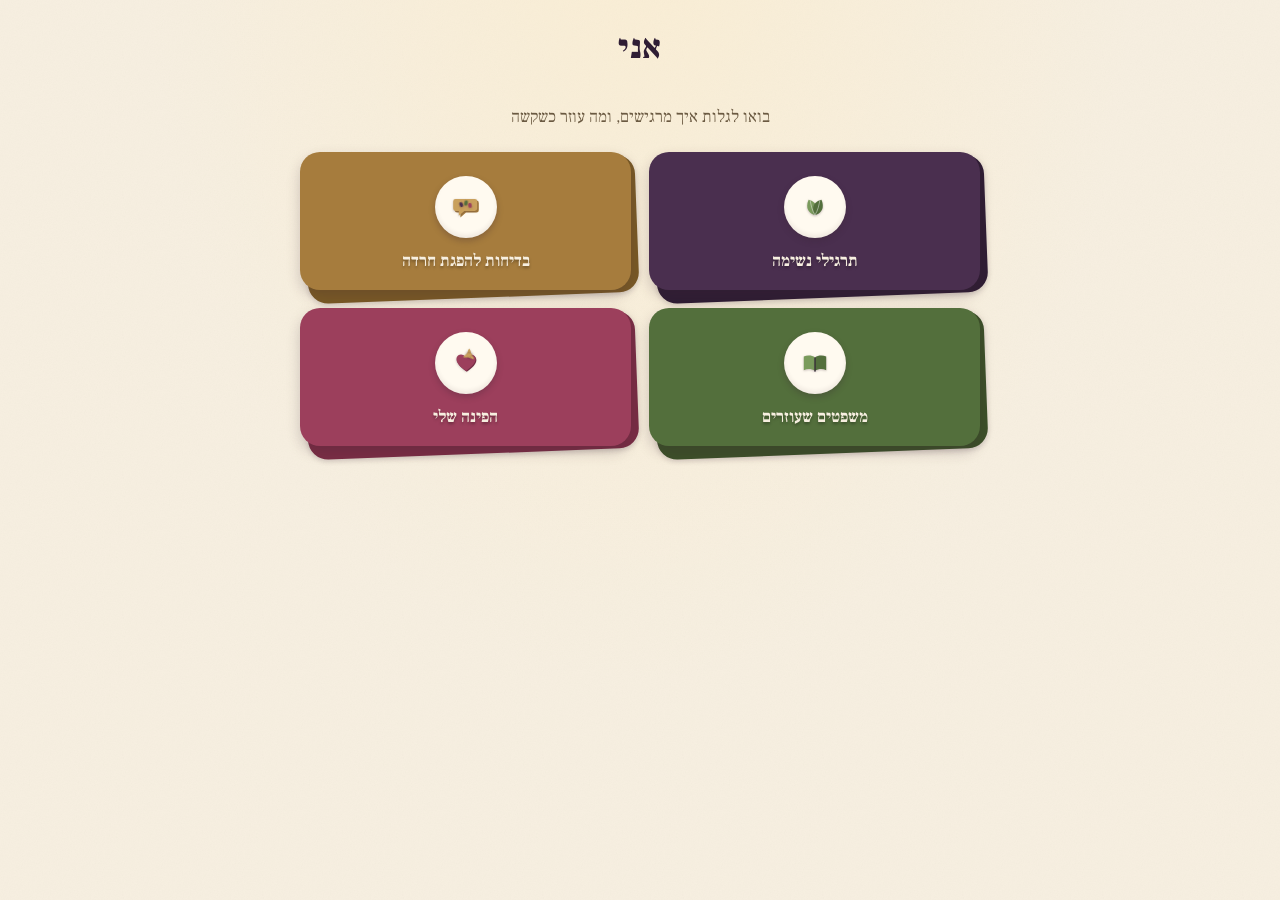
<file: ani/index.html>
<!DOCTYPE html>
<html lang="he" dir="rtl">
<head>
<meta charset="UTF-8">
<meta name="viewport" content="width=device-width, initial-scale=1.0">
<title>אני - משחק רגשי</title>
<link rel="preconnect" href="https://fonts.googleapis.com">
<link rel="preconnect" href="https://fonts.gstatic.com" crossorigin>
<link href="https://fonts.googleapis.com/css2?family=Frank+Ruhl+Libre:wght@500;700;900&display=swap" rel="stylesheet">
<link rel="stylesheet" href="style.css">
</head>
<body>
<div class="app">

  <header class="top-bar">
    <button id="backBtn" class="back-btn hidden">→ חזרה</button>
    <h1 class="logo">אני</h1>
  </header>

  <main>

    <section id="screen-home" class="screen active">
      <p class="subtitle">בואו לגלות איך מרגישים, ומה עוזר כשקשה</p>
      <div class="stage-map">
        <button class="stage-card color-1" data-screen="breathing">
          <span class="medallion">
            <svg viewBox="0 0 40 40" class="icon-leaves">
              <path class="leaf leaf-1" d="M20 30 C11 28 8 20 12 11 C21 13 25 21 20 30 Z"></path>
              <path class="leaf leaf-2" d="M20 30 C29 28 32 20 28 11 C19 13 15 21 20 30 Z"></path>
              <path class="leaf-vein leaf-vein-1" d="M20 30 C16 24 15 17 14 12"></path>
              <path class="leaf-vein leaf-vein-2" d="M20 30 C24 24 25 17 26 12"></path>
            </svg>
          </span>
          <span class="stage-title">תרגילי נשימה</span>
        </button>
        <button class="stage-card color-2" data-screen="jokes">
          <span class="medallion">
            <svg viewBox="0 0 40 40" class="icon-jokes">
              <path class="paper-back" d="M9 12 h24 a3 3 0 0 1 3 3 v9 a3 3 0 0 1 -3 3 h-13 l-7 6 v-6 h-4 a3 3 0 0 1 -3 -3 v-9 a3 3 0 0 1 3 -3 Z"></path>
              <path class="paper-front" d="M7 10 h24 a3 3 0 0 1 3 3 v9 a3 3 0 0 1 -3 3 h-13 l-7 6 v-6 h-4 a3 3 0 0 1 -3 -3 v-9 a3 3 0 0 1 3 -3 Z"></path>
              <rect class="confetti c1" x="12" y="14" width="4" height="6" rx="1.5" transform="rotate(-20 14 17)"></rect>
              <rect class="confetti c2" x="18" y="12" width="4" height="6" rx="1.5" transform="rotate(15 20 15)"></rect>
              <rect class="confetti c3" x="23" y="15" width="4" height="6" rx="1.5" transform="rotate(-10 25 18)"></rect>
            </svg>
          </span>
          <span class="stage-title">בדיחות להפגת חרדה</span>
        </button>
        <button class="stage-card color-3" data-screen="sentences">
          <span class="medallion">
            <svg viewBox="0 0 40 40" class="icon-book">
              <path class="page page-left" d="M20 13 C16 10 10 10 6 12 v17 c4 -2 10 -2 14 1 Z"></path>
              <path class="page page-right" d="M20 13 C24 10 30 10 34 12 v17 c-4 -2 -10 -2 -14 1 Z"></path>
              <path class="spine" d="M20 13 v18"></path>
            </svg>
          </span>
          <span class="stage-title">משפטים שעוזרים</span>
        </button>
        <button class="stage-card color-4" data-screen="personal">
          <span class="medallion">
            <svg viewBox="0 0 40 40" class="icon-heart">
              <path class="heart-back" d="M21 31 C11 24 7 18 10 13 C12 9.5 17 9 21 13.5 C25 9 30 9.5 32 13 C35 18 31 24 21 31 Z"></path>
              <path class="heart-front" d="M20 30 C10 23 6 17 9 12 C11 8.5 16 8 20 12.5 C24 8 29 8.5 31 12 C34 17 30 23 20 30 Z"></path>
              <g class="heart-spark" transform="translate(4,0)">
                <path d="M20,2 C23,6 23,12 20,14 C17,12 17,6 20,2 Z" transform="rotate(0 20 10)"></path>
                <path d="M20,2 C23,6 23,12 20,14 C17,12 17,6 20,2 Z" transform="rotate(130 20 10)"></path>
                <path d="M20,2 C23,6 23,12 20,14 C17,12 17,6 20,2 Z" transform="rotate(250 20 10)"></path>
              </g>
            </svg>
          </span>
          <span class="stage-title">הפינה שלי</span>
        </button>
      </div>
    </section>

    <section id="screen-breathing" class="screen">
      <div id="breathing-select">
        <h2>איזו נשימה בא לך לנסות?</h2>
        <p class="subtitle">שתי הצורות עוזרות להירגע - אפשר לנסות את שתיהן</p>
        <div class="choice-row">
          <button class="choice-card" data-pattern="triangle">
            <span class="medallion">
              <svg viewBox="0 0 40 40" class="icon-origami">
                <path class="fold fold-1" d="M20 20 L20 6 L32 20 Z"></path>
                <path class="fold fold-2" d="M20 20 L32 20 L23 33 Z"></path>
                <path class="fold fold-3" d="M20 20 L23 33 L8 25 Z"></path>
                <path class="fold-crease" d="M20 6 L20 20 L32 20 M20 20 L23 33 M20 20 L8 25"></path>
              </svg>
            </span>
            <span class="choice-title">נשימת משולש</span>
          </button>
          <button class="choice-card" data-pattern="rectangle">
            <span class="medallion">
              <svg viewBox="0 0 40 40" class="icon-pinwheel-mini">
                <path class="blade blade-1" d="M20 20 L20 6 C25 7 27 12 24 17 Z"></path>
                <path class="blade blade-2" d="M20 20 L34 20 C33 25 28 27 23 24 Z"></path>
                <path class="blade blade-3" d="M20 20 L20 34 C15 33 13 28 16 23 Z"></path>
                <path class="blade blade-4" d="M20 20 L6 20 C7 15 12 13 17 16 Z"></path>
                <circle class="pin" cx="20" cy="20" r="2.4"></circle>
              </svg>
            </span>
            <span class="choice-title">נשימת מלבן</span>
          </button>
        </div>
      </div>

      <div id="breathing-play" class="hidden">
        <div class="char-wrap">
          <svg id="breathChar" viewBox="0 0 200 200" class="phase-inhale">
            <ellipse id="groundShadow" cx="100" cy="197" rx="50" ry="6"></ellipse>

            <path class="arm-rest" d="M70,112 Q54,124 58,142" fill="none"></path>
            <g id="torsoGroup">
              <ellipse id="charBody" cx="100" cy="124" rx="50" ry="38"></ellipse>
              <path id="apronBib" d="M84,96 h32 v20 q-16,8 -32,0 Z"></path>
              <g class="bibDots">
                <circle cx="92" cy="104" r="1.6"></circle>
                <circle cx="106" cy="102" r="1.6"></circle>
                <circle cx="88" cy="114" r="1.6"></circle>
                <circle cx="102" cy="115" r="1.6"></circle>
                <circle cx="112" cy="110" r="1.6"></circle>
              </g>
            </g>

            <ellipse id="potRim" cx="100" cy="160" rx="46" ry="12"></ellipse>
            <path id="potBody" d="M54,160 Q54,190 100,190 Q146,190 146,160 Z"></path>
            <ellipse id="porridge" cx="100" cy="158" rx="39" ry="8"></ellipse>

            <g class="steamWisps">
              <g class="wisp-pos" transform="translate(85,150)"><path class="wisp" d="M-4,0 Q1,-15 -4,-30 Q-9,-45 -4,-60" fill="none"></path></g>
              <g class="wisp-pos" transform="translate(100,146)"><path class="wisp" d="M-4,0 Q1,-15 -4,-30 Q-9,-45 -4,-60" fill="none"></path></g>
              <g class="wisp-pos" transform="translate(115,150)"><path class="wisp" d="M-4,0 Q1,-15 -4,-30 Q-9,-45 -4,-60" fill="none"></path></g>
            </g>

            <g class="flame">
              <path class="flame-shape" d="M90,200 q4,-12 10,-12 q6,0 10,12 q-10,5 -20,0 Z"></path>
              <path class="flame-shape flame-shape-2" d="M108,200 q3,-9 8,-9 q5,0 8,9 q-8,4 -16,0 Z"></path>
            </g>

            <g class="arm-spoon">
              <path class="arm-spoon-path" d="M128,104 Q118,132 102,160" fill="none"></path>
              <ellipse class="spoon-bowl" cx="100" cy="162" rx="8" ry="5"></ellipse>
            </g>

            <circle id="charHead" cx="100" cy="62" r="30"></circle>
            <circle class="cheek cheek-left" cx="78" cy="72"></circle>
            <circle class="cheek cheek-right" cx="122" cy="72"></circle>
            <path id="headscarf" d="M60,88 C40,-10 160,-10 140,88 Q125,50 100,42 Q75,50 60,88 Z"></path>
            <g class="scarfTrim">
              <circle cx="80" cy="49"></circle>
              <circle cx="100" cy="44"></circle>
              <circle cx="120" cy="49"></circle>
            </g>

            <g class="eyebrows">
              <path class="eyebrow eyebrow-left" d="M76,50 Q84,51 92,54" fill="none"></path>
              <path class="eyebrow eyebrow-right" d="M108,54 Q116,51 124,50" fill="none"></path>
            </g>
            <g class="eye eye-left">
              <circle cx="88" cy="58" r="6" class="eye-white"></circle>
              <circle cx="88" cy="58" r="3" class="pupil"></circle>
              <ellipse class="eyelid" cx="88" cy="53.5" rx="7" ry="2.8"></ellipse>
            </g>
            <g class="eye eye-right">
              <circle cx="112" cy="58" r="6" class="eye-white"></circle>
              <circle cx="112" cy="58" r="3" class="pupil"></circle>
              <ellipse class="eyelid" cx="112" cy="53.5" rx="7" ry="2.8"></ellipse>
            </g>
            <path class="eye-closed eye-closed-left" d="M80,58 q8,-7 16,0" fill="none"></path>
            <path class="eye-closed eye-closed-right" d="M104,58 q8,-7 16,0" fill="none"></path>
            <path id="nose" d="M97,64 Q100,71 104,64" fill="none"></path>
            <path class="mouth mouth-inhale" d="M87,75 Q100,81 113,75" fill="none"></path>
            <path class="mouth mouth-hold" d="M89,75 Q100,82 111,75" fill="none"></path>
            <ellipse class="mouth mouth-exhale" cx="100" cy="78"></ellipse>

            <g class="breathLines">
              <g class="bl-pos" transform="translate(88,70) rotate(-14)"><path class="breath-line" d="M0,0 Q8,-3 16,0" fill="none"></path></g>
              <g class="bl-pos" transform="translate(91,78) rotate(-2)"><path class="breath-line" d="M0,0 Q8,-3 16,0" fill="none"></path></g>
              <g class="bl-pos" transform="translate(88,86) rotate(10)"><path class="breath-line" d="M0,0 Q8,-3 16,0" fill="none"></path></g>
            </g>
          </svg>
        </div>
        <svg id="pinwheel" class="guide-svg phase-inhale" viewBox="0 0 100 100">
          <ellipse class="pinwheel-shadow" cx="50" cy="90" rx="26" ry="5"></ellipse>
          <rect class="pinwheel-stick" x="47" y="52" width="6" height="38" rx="3"></rect>
          <g class="pinwheel-blades">
            <path class="blade blade-1" d="M50,50 L50,10 C60,13 65,22 62,32 Z"></path>
            <path class="blade blade-2" d="M50,50 L90,50 C87,60 78,65 68,62 Z"></path>
            <path class="blade blade-3" d="M50,50 L50,90 C40,87 35,78 38,68 Z"></path>
            <path class="blade blade-4" d="M50,50 L10,50 C13,40 22,35 32,38 Z"></path>
          </g>
          <circle class="pinwheel-pin" cx="50" cy="50" r="5"></circle>
          <circle class="pinwheel-pin-hi" cx="48.6" cy="48.6" r="1.5"></circle>
        </svg>
        <div id="breathLabel">שאפו אוויר</div>
        <div id="breathCaption"></div>
        <div id="breathCount">4</div>
        <button id="breathStop" class="secondary-btn">סיימתי, חזרה לבחירה</button>
      </div>
    </section>

    <section id="screen-jokes" class="screen">
      <h2>קצת צחוק תמיד עוזר</h2>
      <div class="card-box" id="jokeBox"></div>
      <button id="nextJoke" class="primary-btn">בדיחה הבאה</button>
    </section>

    <section id="screen-sentences" class="screen">
      <h2>משפטים שכדאי לזכור</h2>
      <div class="card-box" id="sentenceBox"></div>
      <button id="nextSentence" class="primary-btn">משפט נוסף</button>
    </section>

    <section id="screen-personal" class="screen">
      <h2>הפינה שלי</h2>
      <p class="subtitle">איך אני מרגיש/ה עכשיו?</p>
      <div class="mood-row" id="moodRow"></div>
      <textarea id="personalText" placeholder="אפשר לכתוב כאן כל מה שבא לך... זה נשאר רק אצלך, על המכשיר שלך"></textarea>
      <button id="saveEntry" class="primary-btn">שמירה</button>
      <div id="entriesList"></div>
    </section>

  </main>
</div>
<script src="script.js"></script>
</body>
</html>
</file>
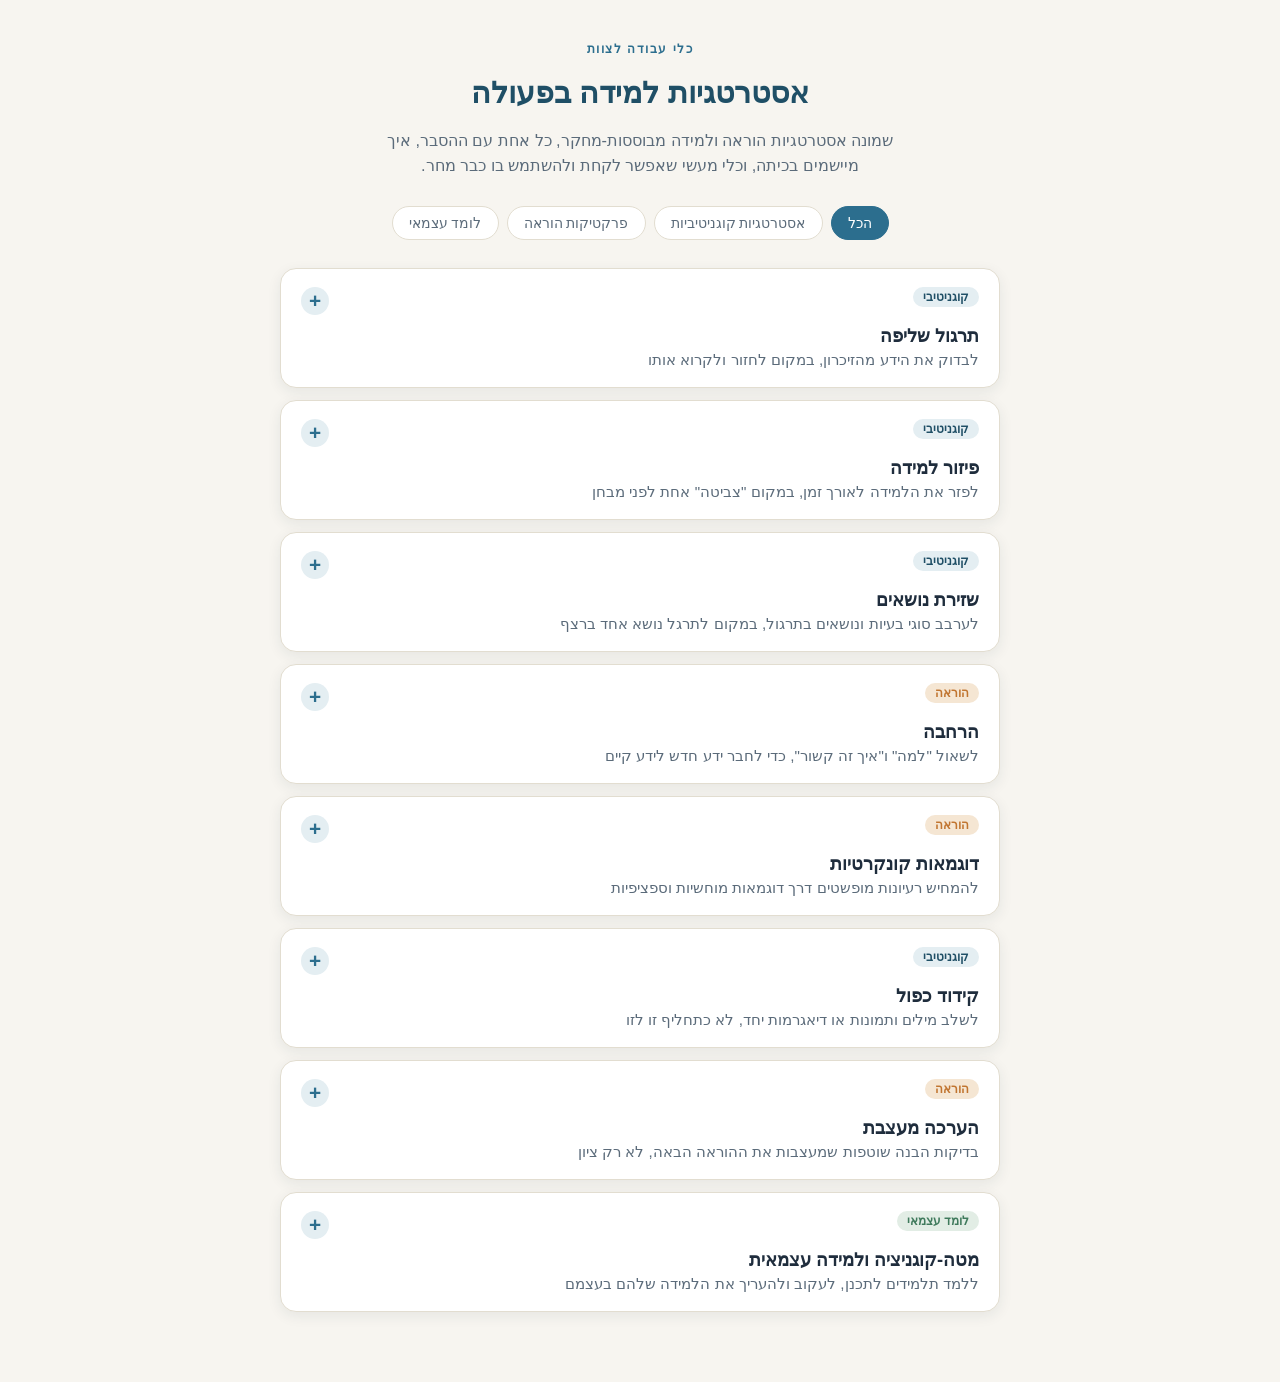
<file: learning-strategies/index.html>
<!DOCTYPE html>
<html lang="he" dir="rtl">
<head>
<meta charset="UTF-8">
<meta name="viewport" content="width=device-width, initial-scale=1.0">
<title>אסטרטגיות למידה - כלי לצוות</title>
<link rel="stylesheet" href="style.css">
</head>
<body>
<div class="app">

  <header class="top">
    <p class="eyebrow">כלי עבודה לצוות</p>
    <h1>אסטרטגיות למידה בפעולה</h1>
    <p class="lede">שמונה אסטרטגיות הוראה ולמידה מבוססות-מחקר, כל אחת עם ההסבר, איך מיישמים בכיתה, וכלי מעשי שאפשר לקחת ולהשתמש בו כבר מחר.</p>
  </header>

  <nav class="filters" id="filters">
    <button class="filter-chip active" data-filter="all">הכל</button>
    <button class="filter-chip" data-filter="קוגניטיבי">אסטרטגיות קוגניטיביות</button>
    <button class="filter-chip" data-filter="הוראה">פרקטיקות הוראה</button>
    <button class="filter-chip" data-filter="לומד עצמאי">לומד עצמאי</button>
  </nav>

  <main id="cardList" class="card-list"></main>

</div>
<script src="script.js"></script>
</body>
</html>
</file>
<file: ani/style.css>
:root {
  --plum: #4a2f4f;
  --plum-deep: #2f1d34;
  --aubergine: #3a2440;
  --cream: #f7efe0;
  --cream-deep: #ecdcc0;
  --paper: #fffaf0;
  --kiwi: #7a9b5c;
  --kiwi-deep: #536f3c;
  --gold: #c9a05c;
  --gold-deep: #a67c3d;
  --berry: #9c3f5c;
  --berry-deep: #7a2d45;
  --ink: #3a2b20;
  --shadow-sm: 0 2px 5px rgba(58, 36, 50, 0.18);
  --shadow-md: 0 6px 14px rgba(58, 36, 50, 0.22);
  --shadow-lg: 0 14px 26px rgba(58, 36, 50, 0.28);
  --radius: 20px;
}

* {
  box-sizing: border-box;
}

body {
  margin: 0;
  font-family: 'Frank Ruhl Libre', 'Heebo', 'Segoe UI', Arial, sans-serif;
  background:
    radial-gradient(ellipse at 50% -10%, rgba(255, 235, 190, 0.35), transparent 55%),
    var(--cream);
  background-image:
    radial-gradient(ellipse at 50% -10%, rgba(255, 235, 190, 0.35), transparent 55%),
    url("data:image/svg+xml,%3Csvg xmlns='http://www.w3.org/2000/svg' width='140' height='140'%3E%3Cfilter id='n'%3E%3CfeTurbulence type='fractalNoise' baseFrequency='0.85' numOctaves='2' stitchTiles='stitch'/%3E%3CfeColorMatrix type='saturate' values='0'/%3E%3C/filter%3E%3Crect width='100%25' height='100%25' filter='url(%23n)' opacity='0.05'/%3E%3C/svg%3E"),
    linear-gradient(180deg, var(--cream), var(--cream));
  color: var(--ink);
  min-height: 100vh;
}

.app {
  max-width: 720px;
  margin: 0 auto;
  padding: 16px 20px 60px;
}

.top-bar {
  display: flex;
  align-items: center;
  justify-content: space-between;
  padding: 10px 0 20px;
}

.logo {
  margin: 0 auto;
  font-size: 2.1rem;
  font-family: 'Frank Ruhl Libre', serif;
  font-weight: 900;
  color: var(--plum-deep);
  letter-spacing: 0.5px;
}

.back-btn {
  position: relative;
  background: var(--paper);
  border: none;
  border-radius: 999px;
  padding: 9px 18px;
  font-size: 1rem;
  font-family: 'Frank Ruhl Libre', serif;
  font-weight: 700;
  color: var(--plum-deep);
  cursor: pointer;
  box-shadow: var(--shadow-md);
}

.back-btn::before {
  content: '';
  position: absolute;
  inset: 0;
  border-radius: 999px;
  background: var(--cream-deep);
  transform: translate(3px, 4px);
  z-index: -1;
}

.hidden {
  display: none !important;
}

.screen {
  display: none;
  text-align: center;
  animation: fadeIn 0.35s ease;
}

.screen.active {
  display: block;
}

@keyframes fadeIn {
  from { opacity: 0; transform: translateY(10px); }
  to { opacity: 1; transform: translateY(0); }
}

h2 {
  font-family: 'Frank Ruhl Libre', serif;
  font-weight: 700;
  color: var(--plum-deep);
}

.subtitle {
  color: #6b5a42;
  font-size: 1.05rem;
  margin-bottom: 24px;
}

.stage-map {
  display: grid;
  grid-template-columns: 1fr 1fr;
  gap: 18px;
}

.stage-card, .choice-card {
  position: relative;
  border: none;
  border-radius: var(--radius);
  padding: 24px 12px 18px;
  cursor: pointer;
  display: flex;
  flex-direction: column;
  align-items: center;
  gap: 12px;
  transition: transform 0.2s ease;
  box-shadow: var(--shadow-md);
}

.stage-card::before, .choice-card::before {
  content: '';
  position: absolute;
  inset: 0;
  border-radius: var(--radius);
  transform: translate(6px, 8px) rotate(-2.2deg);
  z-index: -1;
  box-shadow: var(--shadow-sm);
}

.stage-card:hover, .choice-card:hover {
  transform: translateY(-4px) rotate(-0.6deg);
}

.medallion {
  width: 62px;
  height: 62px;
  border-radius: 50%;
  background: var(--paper);
  display: flex;
  align-items: center;
  justify-content: center;
  box-shadow: 0 3px 6px rgba(58, 36, 50, 0.28), inset 0 -3px 4px rgba(58, 36, 50, 0.08);
  position: relative;
  z-index: 1;
}

.medallion svg { width: 32px; height: 32px; overflow: visible; }

.stage-title, .choice-title {
  font-family: 'Frank Ruhl Libre', serif;
  font-weight: 700;
  font-size: 1.05rem;
  color: var(--cream);
  text-shadow: 0 2px 3px rgba(0, 0, 0, 0.3);
  position: relative;
  z-index: 1;
}

.color-1 { background: var(--plum); }
.color-1::before { background: var(--plum-deep); }
.color-2 { background: var(--gold-deep); }
.color-2::before { background: #7a5a26; }
.color-3 { background: var(--kiwi-deep); }
.color-3::before { background: #3c5029; }
.color-4 { background: var(--berry); }
.color-4::before { background: var(--berry-deep); }

/* אייקונים מודבקים - נייר שטוח, שכבות עם צל */
.leaf { filter: drop-shadow(0 1.5px 1.5px rgba(58, 36, 50, 0.3)); }
.leaf-1 { fill: var(--kiwi); }
.leaf-2 { fill: var(--kiwi-deep); }
.leaf-vein { fill: none; stroke: rgba(255, 255, 255, 0.55); stroke-width: 1; stroke-linecap: round; }

.icon-jokes .paper-back { fill: var(--gold-deep); }
.icon-jokes .paper-front { fill: var(--gold); filter: drop-shadow(0 1.5px 1.5px rgba(58, 36, 50, 0.3)); }
.icon-jokes .confetti { filter: drop-shadow(0 1px 1px rgba(58, 36, 50, 0.25)); }
.icon-jokes .c1 { fill: var(--plum); }
.icon-jokes .c2 { fill: var(--kiwi-deep); }
.icon-jokes .c3 { fill: var(--berry); }

.icon-book .page { filter: drop-shadow(0 1.5px 1.5px rgba(58, 36, 50, 0.3)); }
.icon-book .page-left { fill: var(--kiwi); }
.icon-book .page-right { fill: var(--kiwi-deep); }
.icon-book .spine { stroke: var(--plum-deep); stroke-width: 1.4; }

.icon-heart .heart-back { fill: var(--berry-deep); }
.icon-heart .heart-front { fill: var(--berry); filter: drop-shadow(0 1.5px 1.5px rgba(58, 36, 50, 0.3)); }
.icon-heart .heart-spark path { fill: var(--gold); filter: drop-shadow(0 1px 1px rgba(58, 36, 50, 0.3)); }

.icon-origami .fold-1 { fill: var(--plum); }
.icon-origami .fold-2 { fill: var(--plum-deep); }
.icon-origami .fold-3 { fill: #5f3f66; }
.icon-origami .fold { filter: drop-shadow(0 1px 1px rgba(58, 36, 50, 0.25)); }
.icon-origami .fold-crease { fill: none; stroke: rgba(255, 255, 255, 0.35); stroke-width: 1; }

.icon-pinwheel-mini .blade { filter: drop-shadow(0 1px 1px rgba(58, 36, 50, 0.25)); }
.icon-pinwheel-mini .blade-1 { fill: var(--plum); }
.icon-pinwheel-mini .blade-2 { fill: var(--gold-deep); }
.icon-pinwheel-mini .blade-3 { fill: var(--kiwi-deep); }
.icon-pinwheel-mini .blade-4 { fill: var(--berry); }
.icon-pinwheel-mini .pin { fill: var(--gold); }

.choice-row {
  display: flex;
  gap: 16px;
  justify-content: center;
  flex-wrap: wrap;
}

.choice-card {
  background: var(--plum);
  width: 160px;
}
.choice-card::before { background: var(--plum-deep); }

#breathing-play {
  display: flex;
  flex-direction: column;
  align-items: center;
  gap: 12px;
  margin-top: 10px;
}

.char-wrap {
  position: relative;
  width: 210px;
  height: 220px;
}

.char-wrap::before {
  content: '';
  position: absolute;
  inset: -30px;
  background: radial-gradient(circle at 50% 42%, rgba(201, 160, 92, 0.35), rgba(201, 160, 92, 0.08) 55%, transparent 75%);
  z-index: -1;
}

#breathChar {
  width: 100%;
  height: 100%;
  overflow: visible;
  filter: drop-shadow(0 8px 8px rgba(58, 36, 50, 0.15));
}

#groundShadow {
  fill: rgba(58, 36, 50, 0.22);
}

/* סבתא - סיר ואש */
.flame-shape {
  fill: #d98a3f;
  transform-box: fill-box;
  transform-origin: center;
  animation: flameFlicker 0.6s ease-in-out infinite alternate;
}
.flame-shape-2 { fill: var(--berry); animation-delay: 0.15s; }
@keyframes flameFlicker {
  from { transform: scaleY(1); }
  to { transform: scaleY(1.18); }
}

#potBody {
  fill: var(--kiwi-deep);
  filter: drop-shadow(0 3px 3px rgba(58, 36, 50, 0.28));
}
#potRim {
  fill: var(--gold);
  filter: drop-shadow(0 2px 2px rgba(58, 36, 50, 0.25));
}
#porridge { fill: var(--cream-deep); }

/* אדים - ברורים יותר בשאיפה, מצומצמים בנשיפה */
.steamWisps { transition: opacity 0.4s ease; }
.wisp {
  stroke: #c8bfd6;
  stroke-width: 3;
  stroke-linecap: round;
  opacity: 0.6;
  transform-box: fill-box;
  transform-origin: 50% 100%;
  animation: wispRise 2.2s ease-in-out infinite;
}
.wisp-pos:nth-child(2) .wisp { animation-delay: 0.4s; }
.wisp-pos:nth-child(3) .wisp { animation-delay: 0.8s; }
@keyframes wispRise {
  0% { transform: translateY(4px) scaleY(0.7); opacity: 0; }
  35% { opacity: 0.7; }
  100% { transform: translateY(-16px) scaleY(1.2); opacity: 0; }
}
.phase-inhale .steamWisps { opacity: 1; }
.phase-inhale .wisp { stroke: #ded4e8; stroke-width: 3.5; }
.phase-hold .steamWisps { opacity: 0.85; }
.phase-exhale .steamWisps { opacity: 0.55; }

/* סבתא - גוף וסינר */
#torsoGroup {
  transition: transform 4s ease-in-out;
  transform-box: fill-box;
  transform-origin: center;
}
.phase-inhale #torsoGroup { transform: scale(1.13, 1.07); }
.phase-hold #torsoGroup { transform: scale(1.17, 1.1); }
.phase-exhale #torsoGroup { transform: scale(0.92, 0.95); }

#charBody { fill: var(--plum); filter: drop-shadow(0 4px 4px rgba(58, 36, 50, 0.3)); }
#apronBib { fill: var(--kiwi); filter: drop-shadow(0 3px 3px rgba(58, 36, 50, 0.28)); }
.bibDots circle { fill: var(--cream); opacity: 0.85; }
.arm-rest {
  stroke: var(--gold);
  stroke-width: 11;
  stroke-linecap: round;
}

/* זרוע מערבבת עם כף */
.arm-spoon {
  transform-box: view-box;
  transform-origin: 128px 104px;
  transition: transform 4s ease-in-out;
}
.arm-spoon-path {
  stroke: var(--gold);
  stroke-width: 11;
  stroke-linecap: round;
}
.spoon-bowl { fill: var(--gold-deep); }

.phase-inhale .arm-spoon {
  transform: rotate(0deg);
  animation: stirWobble 0.9s ease-in-out infinite alternate;
}
.phase-hold .arm-spoon {
  transform: rotate(-55deg) translate(-6px, -14px);
  animation: none;
}
.phase-exhale .arm-spoon {
  transform: rotate(-48deg) translate(-4px, -10px);
  animation: none;
}
@keyframes stirWobble {
  from { transform: rotate(-9deg); }
  to { transform: rotate(9deg); }
}

/* ראש, פנים ומטפחת */
#charHead { fill: #f3d9b1; filter: drop-shadow(0 3px 3px rgba(58, 36, 50, 0.22)); }
#headscarf { fill: var(--paper); filter: drop-shadow(0 4px 4px rgba(58, 36, 50, 0.3)); }
.scarfTrim circle { fill: var(--gold-deep); r: 1.8px; }

.eyebrows {
  transition: transform 4s ease-in-out;
  transform-box: fill-box;
  transform-origin: center;
}
.eyebrow {
  stroke: #8a6a3a;
  stroke-width: 2.4;
  stroke-linecap: round;
}
.phase-hold .eyebrows { transform: translateY(-3px); }
.phase-exhale .eyebrows { transform: translateY(1px); }

#nose { stroke: #d99a63; stroke-width: 2.5; stroke-linecap: round; }

.cheek {
  fill: var(--berry);
  opacity: 0.3;
  r: 10px;
  transition: all 0.6s ease;
  transform-box: fill-box;
  transform-origin: center;
}
.phase-inhale .cheek { opacity: 0.6; transform: scale(0.9); }
.phase-hold .cheek { opacity: 0.85; transform: scale(1.4); }
.phase-exhale .cheek { opacity: 0.45; transform: scale(0.7); }

.eye-white { fill: #fff; }
.pupil { fill: var(--plum-deep); }
.eyelid { fill: #f3d9b1; }
.eye-closed {
  stroke: var(--plum-deep);
  stroke-width: 2.6;
  stroke-linecap: round;
  opacity: 0;
}
.eye { opacity: 1; transition: opacity 0.3s ease; }
.phase-hold .eye { opacity: 0; }
.phase-hold .eye-closed { opacity: 1; }

.mouth { opacity: 0; transition: opacity 0.3s ease; }
.mouth-inhale, .mouth-hold {
  fill: none;
  stroke: var(--berry-deep);
  stroke-width: 3.2;
  stroke-linecap: round;
}
.mouth-exhale { fill: var(--berry-deep); rx: 6px; ry: 6px; }
.phase-inhale .mouth-inhale { opacity: 1; }
.phase-hold .mouth-hold { opacity: 1; }
.phase-exhale .mouth-exhale { opacity: 1; }

/* קווי נשיפה - נראים רק בשלב הנשיפה */
.breathLines {
  opacity: 0;
  transition: opacity 0.25s ease;
}
.phase-exhale .breathLines { opacity: 1; }
.breath-line {
  stroke: #c8bfd6;
  stroke-width: 3;
  stroke-linecap: round;
  animation: breathOut 1s ease-out infinite;
}
.bl-pos:nth-child(2) .breath-line { animation-delay: 0.25s; }
.bl-pos:nth-child(3) .breath-line { animation-delay: 0.5s; }
@keyframes breathOut {
  0% { transform: translate(0, 0) scale(0.6); opacity: 0; }
  20% { opacity: 0.9; }
  100% { transform: translate(22px, -6px) scale(1.15); opacity: 0; }
}

#breathCaption {
  font-size: 0.95rem;
  color: var(--plum-deep);
  min-height: 1.4em;
  max-width: 280px;
}

.guide-svg {
  width: 110px;
  height: 110px;
}

/* גלגלת נייר - מד הנשימה */
.pinwheel-shadow { fill: rgba(58, 36, 50, 0.16); }
.pinwheel-stick { fill: var(--gold-deep); }

.pinwheel-blades {
  transform-box: fill-box;
  transform-origin: center;
  transition: transform 4s ease-in-out;
}
.phase-inhale .pinwheel-blades { transform: scale(0.82) rotate(-12deg); }
.phase-hold .pinwheel-blades { transform: scale(0.88) rotate(-12deg); }
.phase-exhale .pinwheel-blades {
  animation: pinwheelSpin 0.85s linear infinite;
}
@keyframes pinwheelSpin {
  from { transform: scale(1) rotate(0deg); }
  to { transform: scale(1) rotate(360deg); }
}

.blade { filter: drop-shadow(0 2px 2px rgba(58, 36, 50, 0.3)); }
.blade-1 { fill: var(--plum); }
.blade-2 { fill: var(--gold-deep); }
.blade-3 { fill: var(--kiwi-deep); }
.blade-4 { fill: var(--berry); }

.pinwheel-pin { fill: var(--gold); filter: drop-shadow(0 1px 1px rgba(58, 36, 50, 0.3)); }
.pinwheel-pin-hi { fill: rgba(255, 255, 255, 0.55); }

#breathLabel {
  font-size: 1.25rem;
  font-weight: 700;
  font-family: 'Frank Ruhl Libre', serif;
  color: var(--plum-deep);
  min-height: 1.6em;
}

#breathCount {
  position: relative;
  font-size: 2.2rem;
  font-weight: 700;
  font-family: 'Frank Ruhl Libre', serif;
  color: var(--cream);
  background: var(--gold-deep);
  width: 56px;
  height: 56px;
  border-radius: 50%;
  display: flex;
  align-items: center;
  justify-content: center;
  box-shadow: var(--shadow-md);
  text-shadow: 0 1px 2px rgba(58, 32, 10, 0.5);
}

.primary-btn, .secondary-btn {
  position: relative;
  border: none;
  border-radius: 999px;
  padding: 12px 30px;
  font-size: 1.05rem;
  font-weight: 700;
  font-family: 'Frank Ruhl Libre', serif;
  cursor: pointer;
  margin-top: 20px;
  box-shadow: var(--shadow-md);
}

.primary-btn::before, .secondary-btn::before {
  content: '';
  position: absolute;
  inset: 0;
  border-radius: 999px;
  transform: translate(4px, 5px);
  z-index: -1;
}

.primary-btn {
  background: var(--berry);
  color: var(--cream);
}
.primary-btn::before { background: var(--berry-deep); }

.secondary-btn {
  background: var(--paper);
  color: var(--plum-deep);
}
.secondary-btn::before { background: var(--cream-deep); }

.card-box, #personalText, .entry-item {
  position: relative;
  background-image:
    radial-gradient(circle, var(--gold-deep) 1.5px, transparent 1.9px),
    linear-gradient(var(--paper), var(--paper));
  background-size: 16px 16px, 100% 100%;
  background-repeat: repeat-x, no-repeat;
  background-position: top 10px center, 0 0;
  box-shadow: inset 0 0 0 2px rgba(201, 160, 92, 0.4), var(--shadow-md);
}

.card-box::before, .entry-item::before {
  content: '';
  position: absolute;
  inset: 0;
  border-radius: inherit;
  background: var(--cream-deep);
  transform: translate(5px, 6px) rotate(-1deg);
  z-index: -1;
}

.card-box {
  border-radius: var(--radius);
  padding: 36px 20px 20px;
  font-size: 1.2rem;
  min-height: 90px;
  display: flex;
  align-items: center;
  justify-content: center;
  color: var(--ink);
}

.mood-row {
  display: flex;
  justify-content: center;
  gap: 10px;
  margin-bottom: 18px;
  flex-wrap: wrap;
}

.mood-btn {
  background: var(--paper);
  border: 2px solid transparent;
  border-radius: 999px;
  padding: 9px 11px;
  cursor: pointer;
  box-shadow: var(--shadow-sm);
  line-height: 0;
}

.mood-btn.selected {
  border-color: var(--berry);
  transform: scale(1.1);
}

.mood-face {
  width: 28px;
  height: 28px;
  overflow: visible;
}

.mood-face path, .mood-face .ring {
  fill: none;
  stroke: var(--plum-deep);
  stroke-width: 2.2;
  stroke-linecap: round;
}

.mood-face .dot { fill: var(--plum-deep); stroke: none; }
.mood-face .ring-fill { fill: var(--plum-deep); opacity: 0.85; stroke: none; }
.mood-face .mood-blush { fill: var(--berry); opacity: 0.5; stroke: none; }

.entry-mood .mood-face {
  width: 22px;
  height: 22px;
}

#personalText {
  width: 100%;
  min-height: 110px;
  border-radius: var(--radius);
  border: none;
  padding: 26px 16px 16px;
  font-size: 1rem;
  font-family: inherit;
  resize: vertical;
  color: var(--ink);
}

#entriesList {
  margin-top: 24px;
  text-align: right;
  display: flex;
  flex-direction: column;
  gap: 12px;
}

.entry-item {
  border-radius: 14px;
  padding: 22px 16px 12px;
}

.entry-header {
  display: flex;
  align-items: center;
  gap: 10px;
  font-size: 0.9rem;
  color: #8a7458;
}

.entry-date {
  flex: 1;
}

.entry-delete {
  background: none;
  border: none;
  cursor: pointer;
  color: #b00020;
  font-size: 1rem;
}

.entry-text {
  margin-top: 6px;
  white-space: pre-wrap;
}

@media (max-width: 480px) {
  .stage-map {
    grid-template-columns: 1fr;
  }
}
</file>
<file: learning-strategies/style.css>
:root {
  --ink: #1f2d3d;
  --muted: #5b6b7a;
  --primary: #2c6e8e;
  --primary-deep: #1f4f66;
  --primary-tint: #e4eef2;
  --accent: #c17530;
  --accent-tint: #f5e6d3;
  --green: #3f7a5c;
  --green-tint: #e2ede5;
  --bg: #f7f5f0;
  --card-bg: #ffffff;
  --border: #e2ddd0;
  --radius: 16px;
  --shadow: 0 4px 14px rgba(31, 45, 61, 0.08);
}

* {
  box-sizing: border-box;
}

body {
  margin: 0;
  font-family: 'Heebo', 'Segoe UI', Arial, sans-serif;
  background: var(--bg);
  color: var(--ink);
  line-height: 1.55;
}

.app {
  max-width: 760px;
  margin: 0 auto;
  padding: 40px 20px 70px;
}

.top {
  text-align: center;
  margin-bottom: 28px;
}

.eyebrow {
  text-transform: uppercase;
  letter-spacing: 1.5px;
  font-size: 0.75rem;
  font-weight: 700;
  color: var(--primary);
  margin: 0 0 10px;
}

h1 {
  font-size: 1.9rem;
  margin: 0 0 12px;
  color: var(--primary-deep);
}

.lede {
  color: var(--muted);
  font-size: 1.02rem;
  max-width: 560px;
  margin: 0 auto;
}

.filters {
  display: flex;
  justify-content: center;
  gap: 8px;
  flex-wrap: wrap;
  margin-bottom: 28px;
}

.filter-chip {
  border: 1px solid var(--border);
  background: var(--card-bg);
  color: var(--muted);
  padding: 8px 16px;
  border-radius: 999px;
  font-size: 0.9rem;
  font-family: inherit;
  cursor: pointer;
  transition: all 0.15s ease;
}

.filter-chip:hover {
  border-color: var(--primary);
}

.filter-chip.active {
  background: var(--primary);
  border-color: var(--primary);
  color: #fff;
}

.card-list {
  display: flex;
  flex-direction: column;
  gap: 12px;
}

.strategy-card {
  background: var(--card-bg);
  border: 1px solid var(--border);
  border-radius: var(--radius);
  overflow: hidden;
  box-shadow: var(--shadow);
}

.card-head {
  width: 100%;
  border: none;
  background: none;
  cursor: pointer;
  padding: 18px 20px;
  display: grid;
  grid-template-columns: auto 1fr auto;
  grid-template-areas:
    "tag toggle toggle"
    "name name name"
    "oneliner oneliner oneliner";
  row-gap: 4px;
  text-align: right;
  font-family: inherit;
  color: inherit;
}

.card-tag {
  grid-area: tag;
  justify-self: start;
  font-size: 0.72rem;
  font-weight: 700;
  padding: 3px 10px;
  border-radius: 999px;
  background: var(--primary-tint);
  color: var(--primary-deep);
}

.strategy-card[data-id="elaboration"] .card-tag,
.strategy-card[data-id="concrete"] .card-tag,
.strategy-card[data-id="formative"] .card-tag {
  background: var(--accent-tint);
  color: var(--accent);
}

.strategy-card[data-id="metacognition"] .card-tag {
  background: var(--green-tint);
  color: var(--green);
}

.card-toggle {
  grid-area: toggle;
  justify-self: end;
  font-size: 1.3rem;
  font-weight: 700;
  color: var(--primary);
  width: 28px;
  height: 28px;
  border-radius: 50%;
  background: var(--primary-tint);
  display: flex;
  align-items: center;
  justify-content: center;
}

.card-name {
  grid-area: name;
  font-size: 1.15rem;
  font-weight: 700;
  color: var(--ink);
  margin-top: 6px;
}

.card-oneliner {
  grid-area: oneliner;
  color: var(--muted);
  font-size: 0.95rem;
}

.card-body {
  padding: 0 20px 22px;
  border-top: 1px solid var(--border);
  animation: expand 0.2s ease;
}

@keyframes expand {
  from { opacity: 0; transform: translateY(-4px); }
  to { opacity: 1; transform: translateY(0); }
}

.card-body section {
  margin-top: 18px;
}

.card-body h3 {
  font-size: 0.95rem;
  color: var(--primary-deep);
  margin: 0 0 8px;
}

.card-body p {
  margin: 0;
  color: var(--ink);
}

.card-body ul, .card-body ol {
  margin: 0;
  padding-inline-start: 22px;
  display: flex;
  flex-direction: column;
  gap: 6px;
}

.tool {
  background: var(--accent-tint);
  border-radius: 12px;
  padding: 14px 16px;
  margin-top: 20px !important;
}

.tool h3 {
  color: var(--accent);
}

@media (max-width: 480px) {
  h1 {
    font-size: 1.5rem;
  }
}
</file>
